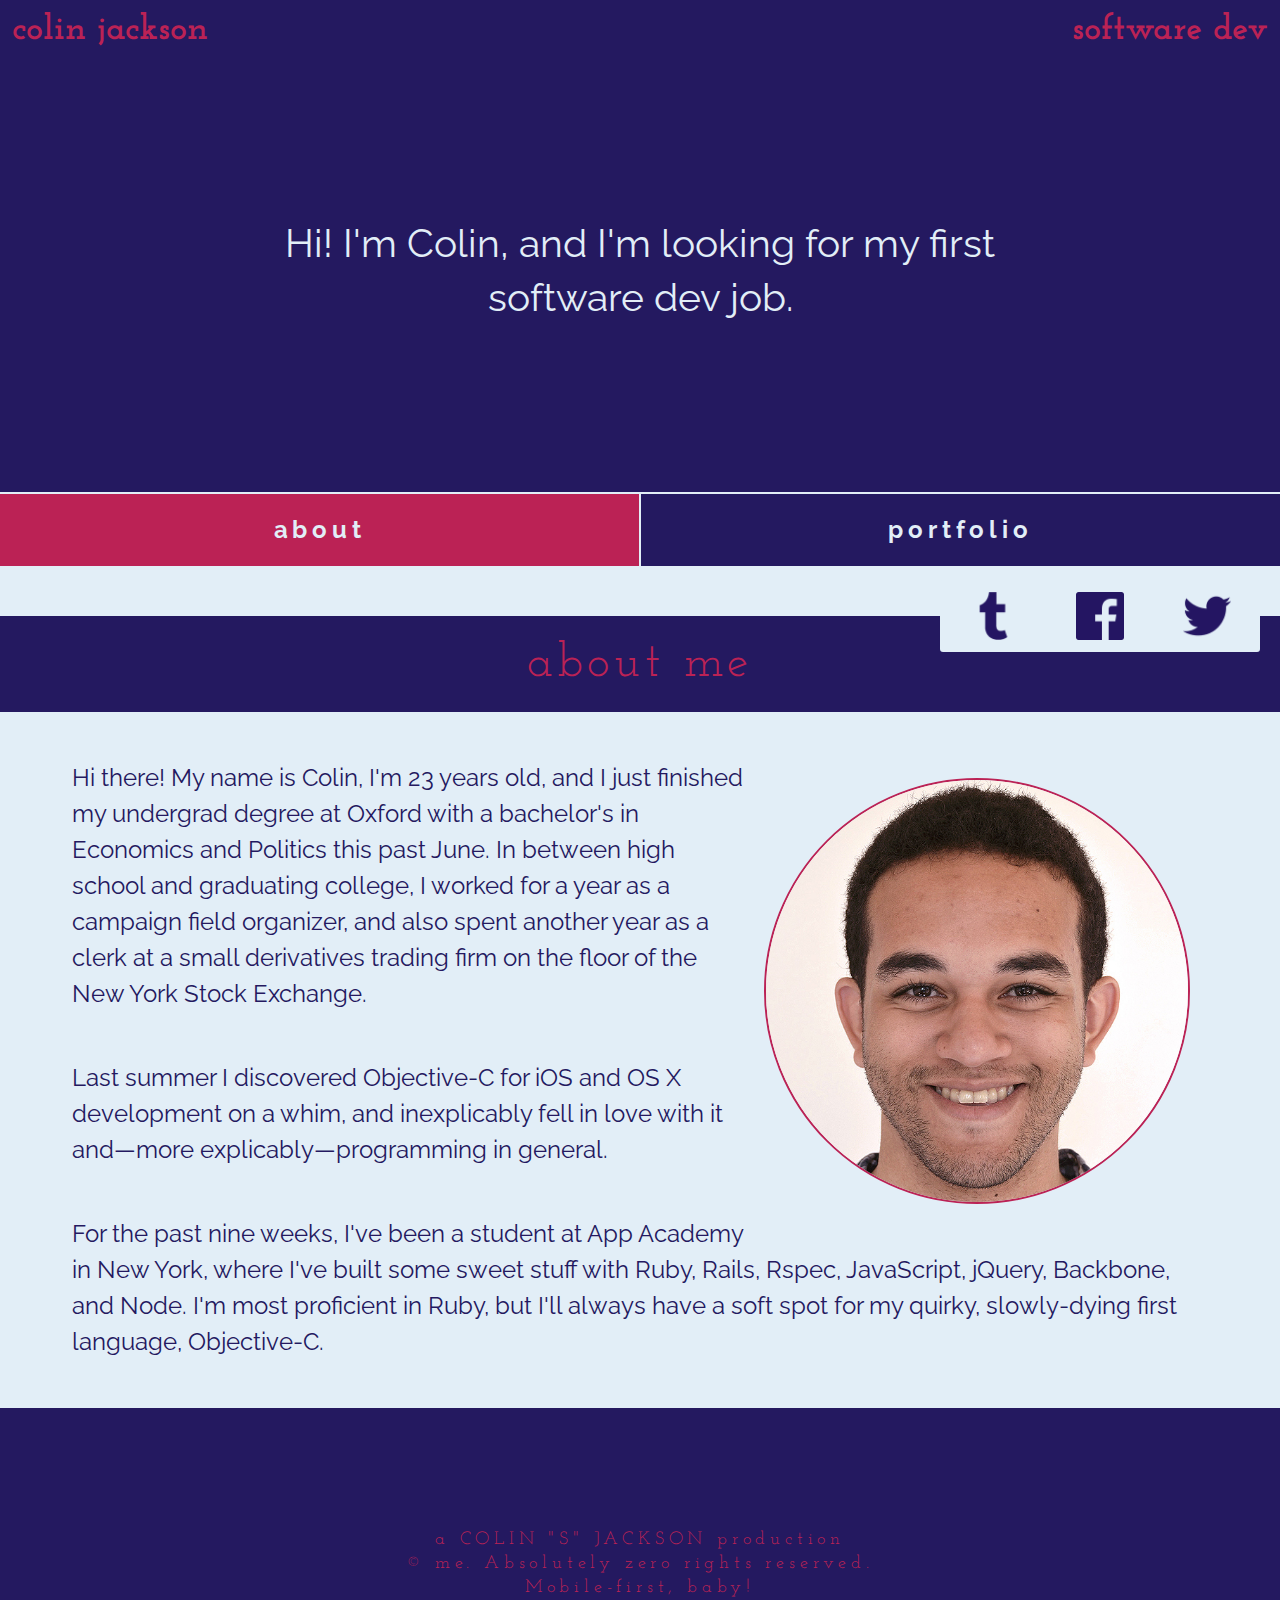
<file: index.html>
<!DOCTYPE html>

<html>
  <head>
    <title>About | Colin Jackson</title>
    <link rel="stylesheet" href="assets/stylesheets/css/base.css">
    <script src="assets/javascripts/jquery-2.1.1.min.js"></script>

    <meta charset="utf-8">
    <meta name="viewport" content="width=device-width">
  </head>
  <body>
    <header>
      <div class="header-content">
        <div class="context group">
          <small>colin jackson</small>
          <small>software dev</small>
        </div>
        <p>
          Hi! I'm Colin, and I'm looking for my first software dev job.
        </p>
      </div>
      <ul class="navigation group">
        <li class="selected"><a href="./index.html">about</a></li>
        <li><a href="./portfolio.html">portfolio</a></li>
      </ul>
    </header>

    <main>
      <ul class="social-media group">
        <li>
          <a href="http://choccoli.tumblr.com">
            <img src="assets/images/icons/tumblr-night.png" alt="tumblr">
          </a>
        </li>
        <li>
          <a href="http://www.facebook.com/colin.s.jackson">
            <img src="assets/images/icons/facebook-night.png" alt="facebook">
          </a>
        </li>
        <li>
          <a href="http://twitter.com/choccoli">
            <img src="assets/images/icons/twitter-night.png" alt="twitter">
          </a>
        </li>
      </ul>

      <h1>about me</h1>
      <div class="biography">
        <img class="my-photo" src="assets/images/colin-jackson.jpg" alt="colin">
        <p>
          Hi there! My name is Colin, I'm 23 years old, and I just finished my
          undergrad degree at Oxford with a bachelor's in Economics and Politics
          this past June. In between high school and graduating college, I
          worked for a year as a campaign field organizer, and also spent
          another year as a clerk at a small derivatives trading firm on the
          floor of the New York Stock Exchange.
        </p>
        <p>
          Last summer I discovered Objective-C for iOS and OS X development on
          a whim, and inexplicably fell in love with it and&mdash;more
          explicably&mdash;programming in general.
        </p>
        <p>
          For the past nine weeks, I've been a student at
          <a href="http://www.appacademy.io/#p-curriculum">App Academy</a> in
          New York, where I've built some sweet stuff with <strong>Ruby, Rails,
          Rspec, JavaScript, jQuery, Backbone, and Node.</strong> I'm most
          proficient in Ruby, but I'll always have a soft spot for my quirky,
          slowly-dying first language, Objective-C.
        </p>
      </div>
    </main>
    <footer>
      <small class="production-message">a COLIN "S" JACKSON production</small>
      <small>
        &copy; me. Absolutely zero rights reserved.
      </small>
      <small>Mobile-first, baby!</small>
    </footer>
  </body>

  <script charset="utf-8">
  $(window).scroll(function (event) {
    var headerHeight = $('.header-content').height();
    $('header > .navigation')
    .toggleClass('fixed', ($(window).scrollTop() > headerHeight));
  });
  </script>
</html>
</file>
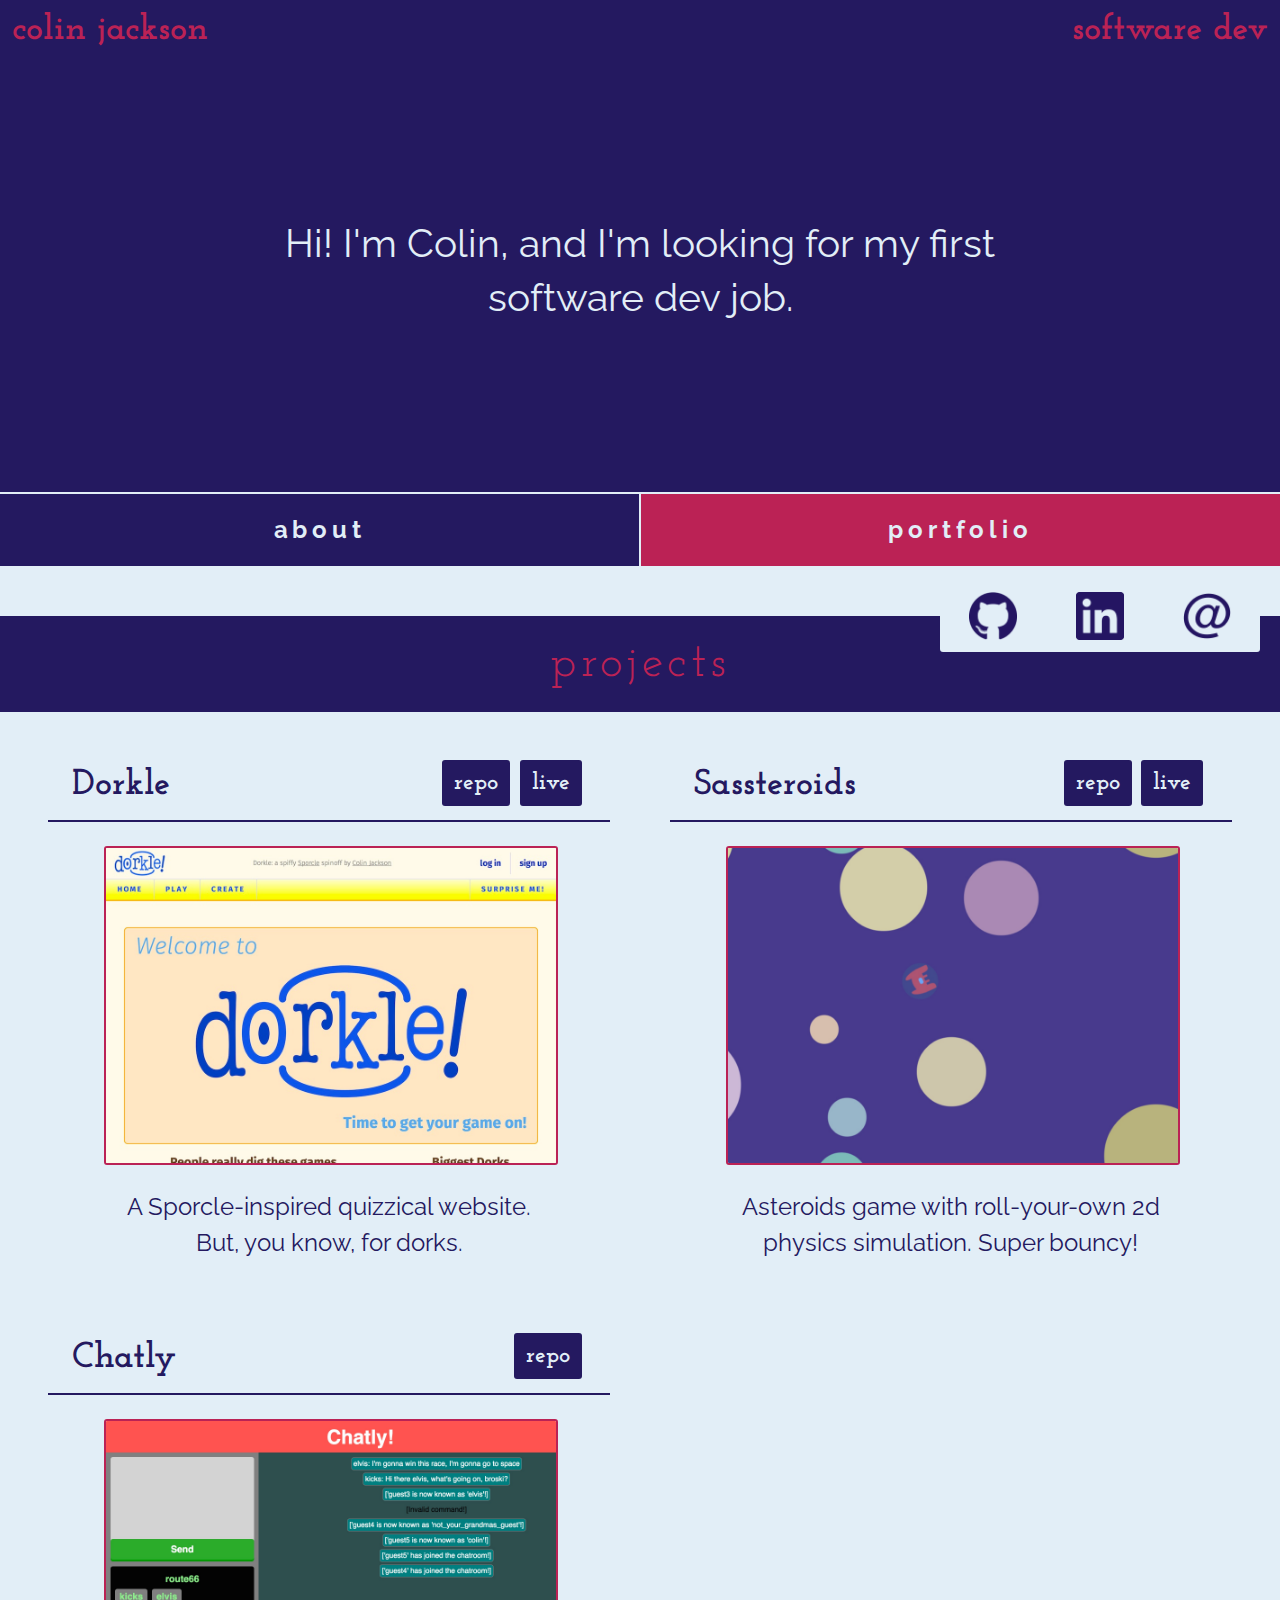
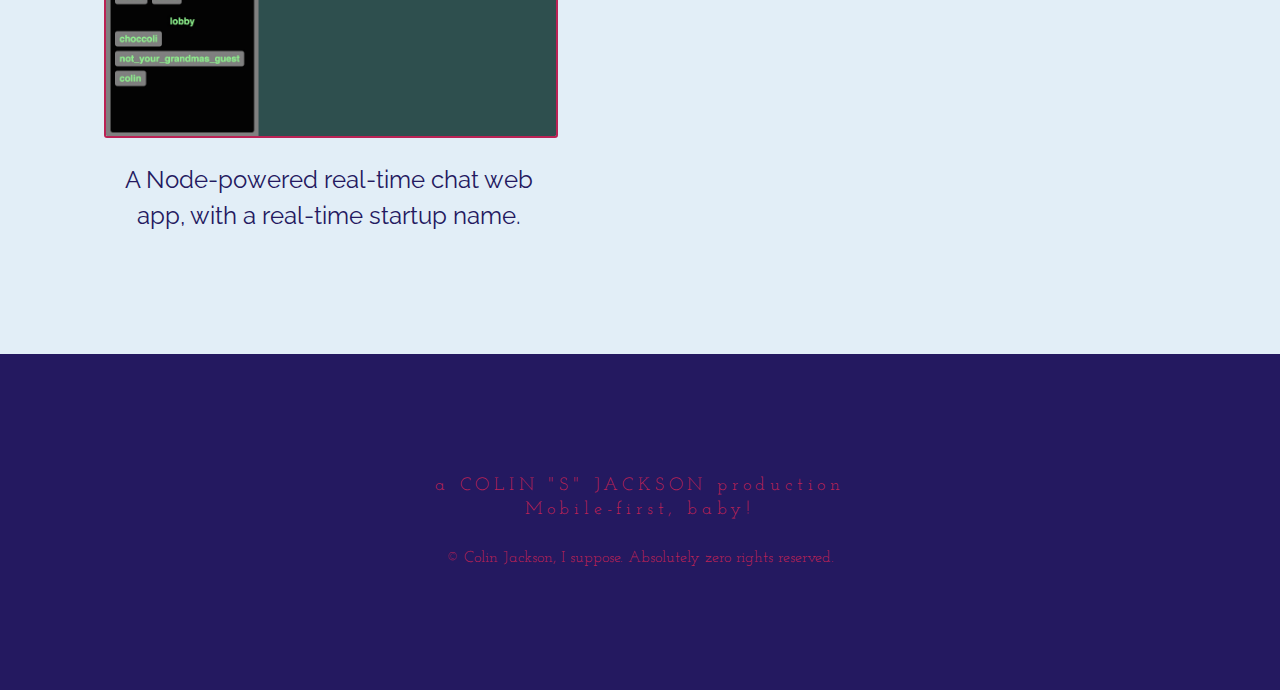
<file: portfolio.html>
<!DOCTYPE html>

<html>
  <head>
    <title>Portfolio | Colin Jackson</title>
    <link rel="stylesheet" href="assets/stylesheets/css/base.css">
    <script src="assets/javascripts/jquery-2.1.1.min.js"></script>

    <meta charset="utf-8">
    <meta name="viewport" content="width=device-width">
  </head>
  <body>
    <header>
      <div class="header-content">
        <div class="context group">
          <small>colin jackson</small>
          <small>software dev</small>
        </div>
        <p>
          Hi! I'm Colin, and I'm looking for my first software dev
          job.
        </p>
      </div>
      <ul class="navigation group">
        <li>
          <a href="./index.html">about</a>
        </li>
        <li class="selected">
          <a href="./portfolio.html">portfolio</a>
        </li>
      </ul>
    </header>

    <main>
      <ul class="social-media group">
        <li>
          <a href="http://github.com/colinjackson">
            <img src="assets/images/icons/github-night.png" alt="github">
          </a>
        </li>
        <li>
          <a href="http://www.linkedin.com/in/colinsjackson">
            <img src="assets/images/icons/linkedin-night.png" alt="linkedin">
          </a>
        </li>
        <li>
          <a href="mailto:colin.s.jackson90@gmail.com?subject=From%20your%20website">
            <img src="assets/images/icons/atsign-night.png" alt="email">
          </a>
        </li>
      </ul>

      <h1>projects</h1>
      <ul class="projects-list group">
        <li>
          <h2 class="group">
            Dorkle
            <a href="http://www.playdorkle.com">live</a>
            <a href="http://github.com/colinjackson/Dorkle">repo</a>
          </h2>
          <div class="project-content">
            <img src="assets/images/portfolio_items/dorkle.jpg" alt="dorkle">
            <p>
              A <a href="http://www.sporcle.com">Sporcle</a>-inspired
              quizzical website. But, you know, for dorks.
            </p>
          </div>
        </li>
        <li>
          <h2 class="group">
            Sassteroids
            <a href="http://sassteroids.colinjackson.co">live</a>
            <a href="http://github.com/colinjackson/Sassteroids">repo</a>
          </h2>
          <div class="project-content">
            <img src="assets/images/portfolio_items/sassteroids.jpg" alt="sassteroids">
            <p>
              Asteroids game with roll-your-own 2d physics simulation.
              Super bouncy!
            </p>
          </div>
        </li>
        <li>
          <h2 class="group">
            Chatly
            <a href="http://github.com/colinjackson/chatly">repo</a>
          </h2>
          <div class="project-content">
            <img src="assets/images/portfolio_items/chatly.jpg" alt="chatly">
            <p>
              A Node-powered real-time chat web app, with a real-time
              startup name.
            </p>
          </div>
        </li>
      </ul>
    </main>
    <footer>
      <small>a COLIN "S" JACKSON production</small>
      <small>Mobile-first, baby!</small>
      <small class="copyright">
        &copy; Colin Jackson, I suppose. Absolutely zero rights reserved.
      </small>
    </footer>
  </body>

  <script charset="utf-8">
  $(window).scroll(function (event) {
    var headerHeight = $('.header-content').height();
    $('header > .navigation')
    .toggleClass('fixed', ($(window).scrollTop() > headerHeight));
  });
  </script>
</html>
</file>
<file: assets/stylesheets/css/base.css>
@import url(http://fonts.googleapis.com/css?family=Josefin+Slab:700|Raleway);
html, body,
header, main, footer,
div,
ul, li,
strong, em, small,
h1, h2,
p, a,
img {
  padding: 0;
  margin: 0;
  border: 0;
  background: transparent;
  font: inherit;
  color: inherit;
  text-decoration: none; }

ul, li {
  list-style: none; }

img {
  display: block;
  width: 100%;
  height: auto; }

html, body {
  width: 100%; }

body {
  font-family: sans-serif; }

/* %%%%%%%%%%%%%%%%%%%%%%%%%%%%%%%%%%%%%%%%%%%%%%%%%%
%%%%%%%%%%%%%%%%%%%%%%%%%%%%%%%%%%%%%%%%%%%%%%%%

DEFAULTS

%%%%%%%%%%%%%%%%%%%%%%%%%%%%%%%%%%%%%%%%%%%%%%%%
%%%%%%%%%%%%%%%%%%%%%%%%%%%%%%%%%%%%%%%%%%%%%%%%%% */
html {
  font-size: 100%; }

body {
  background: #e2eef7;
  font-family: 'Raleway', sans-serif;
  font-size: 1rem;
  line-height: 1.5rem;
  color: #241960; }

.group:after {
  display: block;
  content: "";
  clear: both; }

/* BREAKPOINT: 583px */
@media (min-width: 583px) {
  html {
    font-size: 125%; } }
/* BREAKPOINT: 914px */
@media (min-width: 914px) {
  html {
    font-size: 150%; } }
/* %%%%%%%%%%%%%%%%%%%%%%%%%%%%%%%%%%%%%%%%%%%%%%%%%%
%%%%%%%%%%%%%%%%%%%%%%%%%%%%%%%%%%%%%%%%%%%%%%%%

HEADER

%%%%%%%%%%%%%%%%%%%%%%%%%%%%%%%%%%%%%%%%%%%%%%%%
%%%%%%%%%%%%%%%%%%%%%%%%%%%%%%%%%%%%%%%%%%%%%%%%%% */
header {
  background: #241960;
  width: 100%; }

.header-content {
  min-height: 50vh; }

.header-content > .context > small {
  display: inline-block;
  font-size: 1.5rem;
  margin-top: 0.5rem;
  font-family: 'Josefin Slab', serif;
  font-weight: bold;
  text-align: center;
  color: #bb2255; }
.header-content > .context > :first-child {
  float: left;
  margin-left: 0.5rem; }
.header-content > .context > :last-child {
  float: right;
  margin-right: 0.5rem; }

.header-content > p {
  width: 95%;
  padding: 7rem 0;
  margin: 0 auto;
  font-size: 1.5rem;
  line-height: 2.25rem;
  text-align: center;
  color: #e2eef7; }

header {
  padding-bottom: calc(4rem + 4px); }

header > .navigation {
  position: relative;
  z-index: 2;
  border: solid #e2eef7;
  border-width: 2px 0;
  margin-bottom: calc(-4rem - 4px); }
  header > .navigation > li {
    float: left;
    width: 50%;
    box-sizing: border-box;
    background: #241960; }
  header > .navigation > :first-child {
    border-right: 1px solid #e2eef7; }
  header > .navigation > :last-child {
    border-left: 1px solid #e2eef7; }
  header > .navigation > .selected {
    background: #bb2255; }

header > .navigation.fixed {
  position: fixed;
  top: 0;
  left: 0;
  width: 100%; }

header > .navigation > li > a {
  display: block;
  padding: 1.25rem 0;
  font-weight: bold;
  letter-spacing: 0.2rem;
  color: #e2eef7;
  text-align: center; }

/* BREAKPOINT: 583px */
@media (min-width: 583px) {
  .header-content > p {
    width: 75%; } }
/* BREAKPOINT: 914px */
@media (min-width: 914px) {
  .header-content > p {
    width: 60%;
    font-size: 1.625rem; }

  header {
    padding-bottom: calc(3rem + 4px); }

  header > .navigation {
    margin-bottom: calc(-3rem - 4px); }

  header > .navigation > li > a {
    padding: 0.75rem 0; } }
/* %%%%%%%%%%%%%%%%%%%%%%%%%%%%%%%%%%%%%%%%%%%%%%%%%%
%%%%%%%%%%%%%%%%%%%%%%%%%%%%%%%%%%%%%%%%%%%%%%%%

MAIN

%%%%%%%%%%%%%%%%%%%%%%%%%%%%%%%%%%%%%%%%%%%%%%%%
%%%%%%%%%%%%%%%%%%%%%%%%%%%%%%%%%%%%%%%%%%%%%%%%%% */
main {
  padding-top: 0.1px; }

main > .social-media {
  margin: 1.25rem;
  height: 5.5rem; }

main > .social-media > li {
  float: left;
  box-sizing: border-box;
  height: 100%;
  width: 33.33%; }

main > .social-media > li > a {
  display: block;
  box-sizing: border-box;
  height: 100%;
  border-radius: 3px;
  padding: 1em 0; }

main > .social-media > li > a > img {
  height: 100%;
  width: auto;
  margin: 0 auto; }

main > .social-media > li > a:hover {
  background: #bb2255; }

main > h1 {
  display: block;
  padding: 1rem 0;
  margin-bottom: 2rem;
  letter-spacing: 0.2rem;
  font-family: 'Josefin Slab', serif;
  font-size: 2rem;
  line-height: 2rem;
  text-align: center;
  background: #241960;
  color: #bb2255; }

/* BREAKPOINT: 914px */
@media (min-width: 914px) {
  main {
    position: relative; }

  main > .social-media {
    position: absolute;
    top: 0.5rem;
    right: 20px;
    width: 25%;
    height: 3rem;
    margin: 0;
    background: #e2eef7;
    border-radius: 3px; }

  main > .social-media > li > a {
    border-radius: 3px;
    padding: 0.5rem; }

  main > h1 {
    margin-top: 2rem; } }
/* %%%%%%%%%%%%%%%%%%%%%%%%%%%%%%%%%%%%%%%%%%%%%%%%%%
%%%%%%%%%%%%%%%%%%%%%%%%%%%%%%%%%%%%%%%%%%%%%%%%

ABOUT

%%%%%%%%%%%%%%%%%%%%%%%%%%%%%%%%%%%%%%%%%%%%%%%%
%%%%%%%%%%%%%%%%%%%%%%%%%%%%%%%%%%%%%%%%%%%%%%%%%% */
main > .biography {
  margin: 2rem; }

main > .biography > p {
  margin-bottom: 2rem; }

main > .biography > .my-photo {
  float: right;
  width: 33vw;
  border: 2px solid #bb2255;
  border-radius: 50%;
  margin: 0.75rem; }

/* BREAKPOINT: 914px */
@media (min-width: 914px) {
  main > .biography {
    margin: 0 3rem; } }
/* %%%%%%%%%%%%%%%%%%%%%%%%%%%%%%%%%%%%%%%%%%%%%%%%%%
%%%%%%%%%%%%%%%%%%%%%%%%%%%%%%%%%%%%%%%%%%%%%%%%

PORTFOLIO

%%%%%%%%%%%%%%%%%%%%%%%%%%%%%%%%%%%%%%%%%%%%%%%%
%%%%%%%%%%%%%%%%%%%%%%%%%%%%%%%%%%%%%%%%%%%%%%%%%% */
main > .projects-list {
  margin: 2rem; }

main > .projects-list > li {
  margin-bottom: 2rem; }

main > .projects-list > li > h2 {
  display: block;
  font-family: 'Josefin Slab', serif;
  font-weight: bold;
  font-size: 1.5rem;
  padding: 0.3rem 1rem;
  margin-bottom: 0.3rem;
  border-bottom: 2px solid #241960; }

main > .projects-list > li > h2 > a {
  display: block;
  float: right;
  position: relative;
  top: -0.3rem;
  margin: 0 0.2rem;
  padding: 0.2rem 0.5rem;
  font-size: 1rem;
  color: #e2eef7;
  background: #241960;
  border-radius: 3px; }

main > .projects-list > li > h2 > a:hover {
  background: #bb2255; }

main > .projects-list > li > .project-content {
  width: 80%;
  margin: 1rem auto; }

main > .projects-list > li > .project-content > img {
  margin: 1rem 0;
  border: 2px solid #bb2255;
  border-radius: 3px; }

main > .projects-list > li > .project-content > p {
  text-align: center; }

/* BREAKPOINT: 914px */
@media (min-width: 914px) {
  main > .projects-list {
    box-sizing: border-box; }

  main > .projects-list > li {
    float: left;
    width: 47.5%; }

  main > .projects-list > li:nth-child(2n + 1) {
    margin-right: 5%; } }
/* %%%%%%%%%%%%%%%%%%%%%%%%%%%%%%%%%%%%%%%%%%%%%%%%%%
%%%%%%%%%%%%%%%%%%%%%%%%%%%%%%%%%%%%%%%%%%%%%%%%

FOOTER

%%%%%%%%%%%%%%%%%%%%%%%%%%%%%%%%%%%%%%%%%%%%%%%%
%%%%%%%%%%%%%%%%%%%%%%%%%%%%%%%%%%%%%%%%%%%%%%%%%% */
footer {
  width: 100%;
  padding: 5rem 0;
  background: #241960; }

footer > small {
  display: block;
  font-family: 'Josefin Slab', serif;
  text-align: center;
  color: #bb2255;
  font-size: 0.75rem;
  line-height: 1rem;
  letter-spacing: 0.2rem; }

footer > small.copyright {
  margin-top: 1rem;
  font-size: 0.66rem;
  letter-spacing: 0; }

/*# sourceMappingURL=base.css.map */
</file>
